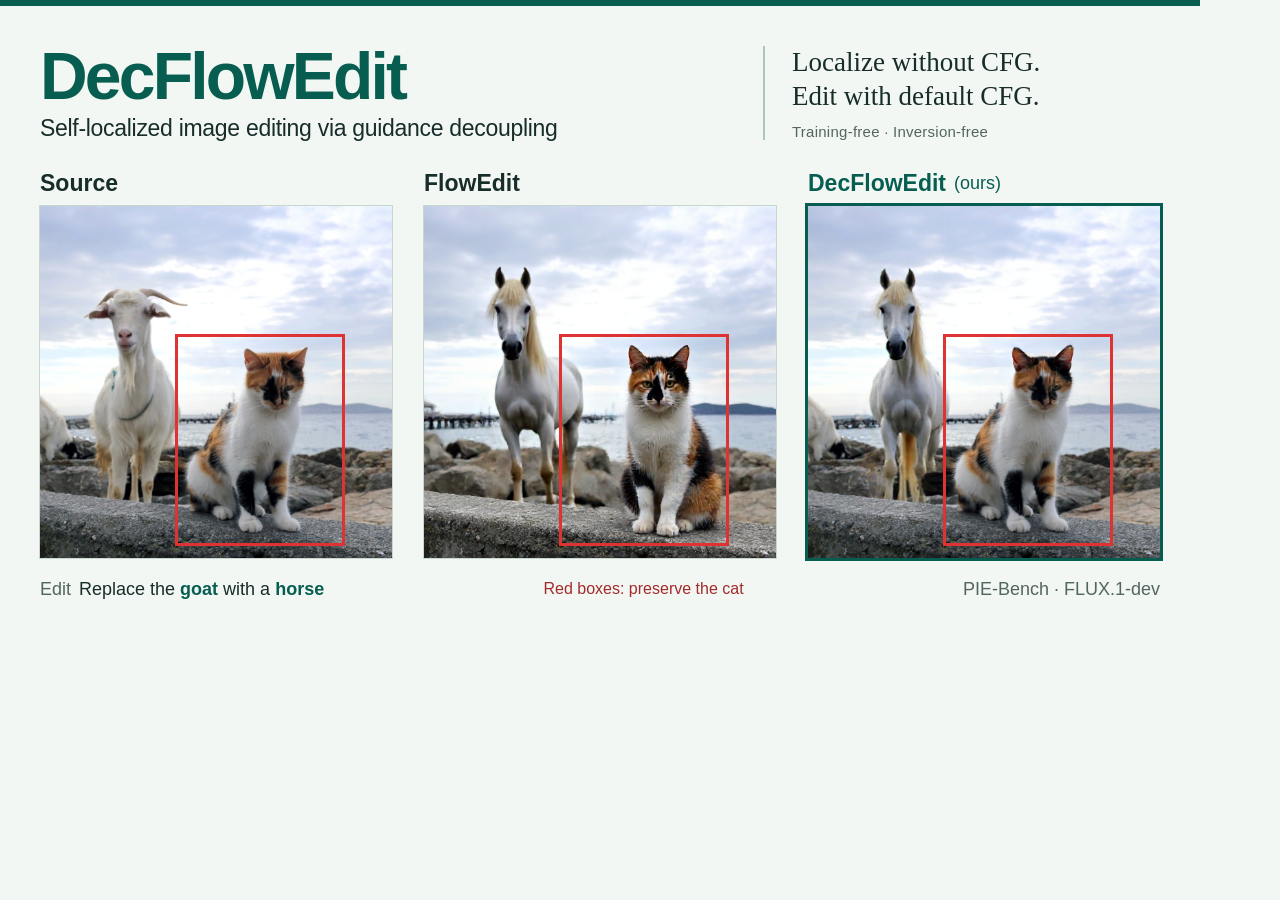
<file: tools/social-cover.html>
<!doctype html>
<html lang="en">
<head>
  <meta charset="utf-8">
  <meta name="viewport" content="width=1200, initial-scale=1">
  <title>DecFlowEdit social cover</title>
  <style>
    * { box-sizing: border-box; }
    html, body { margin: 0; width: 1200px; height: 630px; }
    body { background: #f3f7f4; color: #172d29; font-family: Arial, Helvetica, sans-serif; }
    .cover { width: 1200px; height: 630px; padding: 32px 40px 28px; border-top: 6px solid #075e50; }
    header { display: flex; justify-content: space-between; align-items: center; height: 110px; margin-bottom: 20px; }
    h1 { margin: 0 0 5px; color: #075e50; font-size: 66px; line-height: 1; letter-spacing: -2.8px; font-weight: 750; }
    .subtitle { margin: 0; font-size: 23px; line-height: 1.3; letter-spacing: -.3px; }
    .idea { border-left: 2px solid #a9c7bb; padding-left: 27px; width: 397px; }
    .idea p { margin: 0; font-family: Georgia, serif; font-size: 27px; line-height: 1.25; }
    .idea small { display: block; color: #52665f; margin-top: 9px; font-size: 15px; letter-spacing: .25px; }
    .comparison { display: grid; grid-template-columns: repeat(3, 352px); gap: 32px; }
    figure { margin: 0; }
    figcaption { display: flex; align-items: center; height: 30px; margin-bottom: 8px; font-size: 23px; font-weight: 600; }
    figcaption span { margin-left: 8px; font-size: 18px; font-weight: 400; }
    img { display: block; width: 352px; height: 352px; object-fit: contain; outline: 1px solid #c7d7cf; }
    .image-panel { position: relative; width: 352px; height: 352px; }
    .cat-box { position: absolute; left: 38.28125%; top: 36.328125%; width: 48.4375%; height: 60.15625%; border: 3px solid #df3333; pointer-events: none; }
    .ours figcaption { color: #075e50; }
    .ours img { outline: 3px solid #075e50; }
    footer { display: flex; justify-content: space-between; align-items: center; margin-top: 19px; font-size: 18px; line-height: 24px; }
    footer p { margin: 0; }
    .prompt-label { color: #52665f; margin-right: 8px; }
    .prompt strong { color: #075e50; }
    .context { color: #52665f; }
    .annotation-note { color: #a22b2b; font-size: 16px; }
  </style>
</head>
<body>
  <main class="cover">
    <header>
      <div>
        <h1>DecFlowEdit</h1>
        <p class="subtitle">Self-localized image editing via guidance decoupling</p>
      </div>
      <div class="idea">
        <p>Localize without CFG.<br>Edit with default CFG.</p>
        <small>Training-free · Inversion-free</small>
      </div>
    </header>
    <section class="comparison" aria-label="Goat-to-horse editing comparison with the neighboring cat highlighted">
      <figure>
        <figcaption>Source</figcaption>
        <div class="image-panel">
          <img src="../docs/assets/social/goat-cat/source.jpg" alt="Source image: a goat and a cat on rocks by the sea" width="352" height="352">
          <span class="cat-box" aria-hidden="true"></span>
        </div>
      </figure>
      <figure>
        <figcaption>FlowEdit</figcaption>
        <div class="image-panel">
          <img src="../docs/assets/social/goat-cat/flowedit-flux.png" alt="FlowEdit replaces the goat with a horse and also changes the neighboring cat, using FLUX.1-dev" width="352" height="352">
          <span class="cat-box" aria-hidden="true"></span>
        </div>
      </figure>
      <figure class="ours">
        <figcaption>DecFlowEdit <span>(ours)</span></figcaption>
        <div class="image-panel">
          <img src="../docs/assets/social/goat-cat/decflowedit-flux.png" alt="DecFlowEdit replaces the goat with a horse while better preserving the neighboring cat, using FLUX.1-dev" width="352" height="352">
          <span class="cat-box" aria-hidden="true"></span>
        </div>
      </figure>
    </section>
    <footer>
      <p class="prompt"><span class="prompt-label">Edit</span>Replace the <strong>goat</strong> with a <strong>horse</strong></p>
      <p class="annotation-note">Red boxes: preserve the cat</p>
      <p class="context">PIE-Bench · FLUX.1-dev</p>
    </footer>
  </main>
</body>
</html>
</file>
